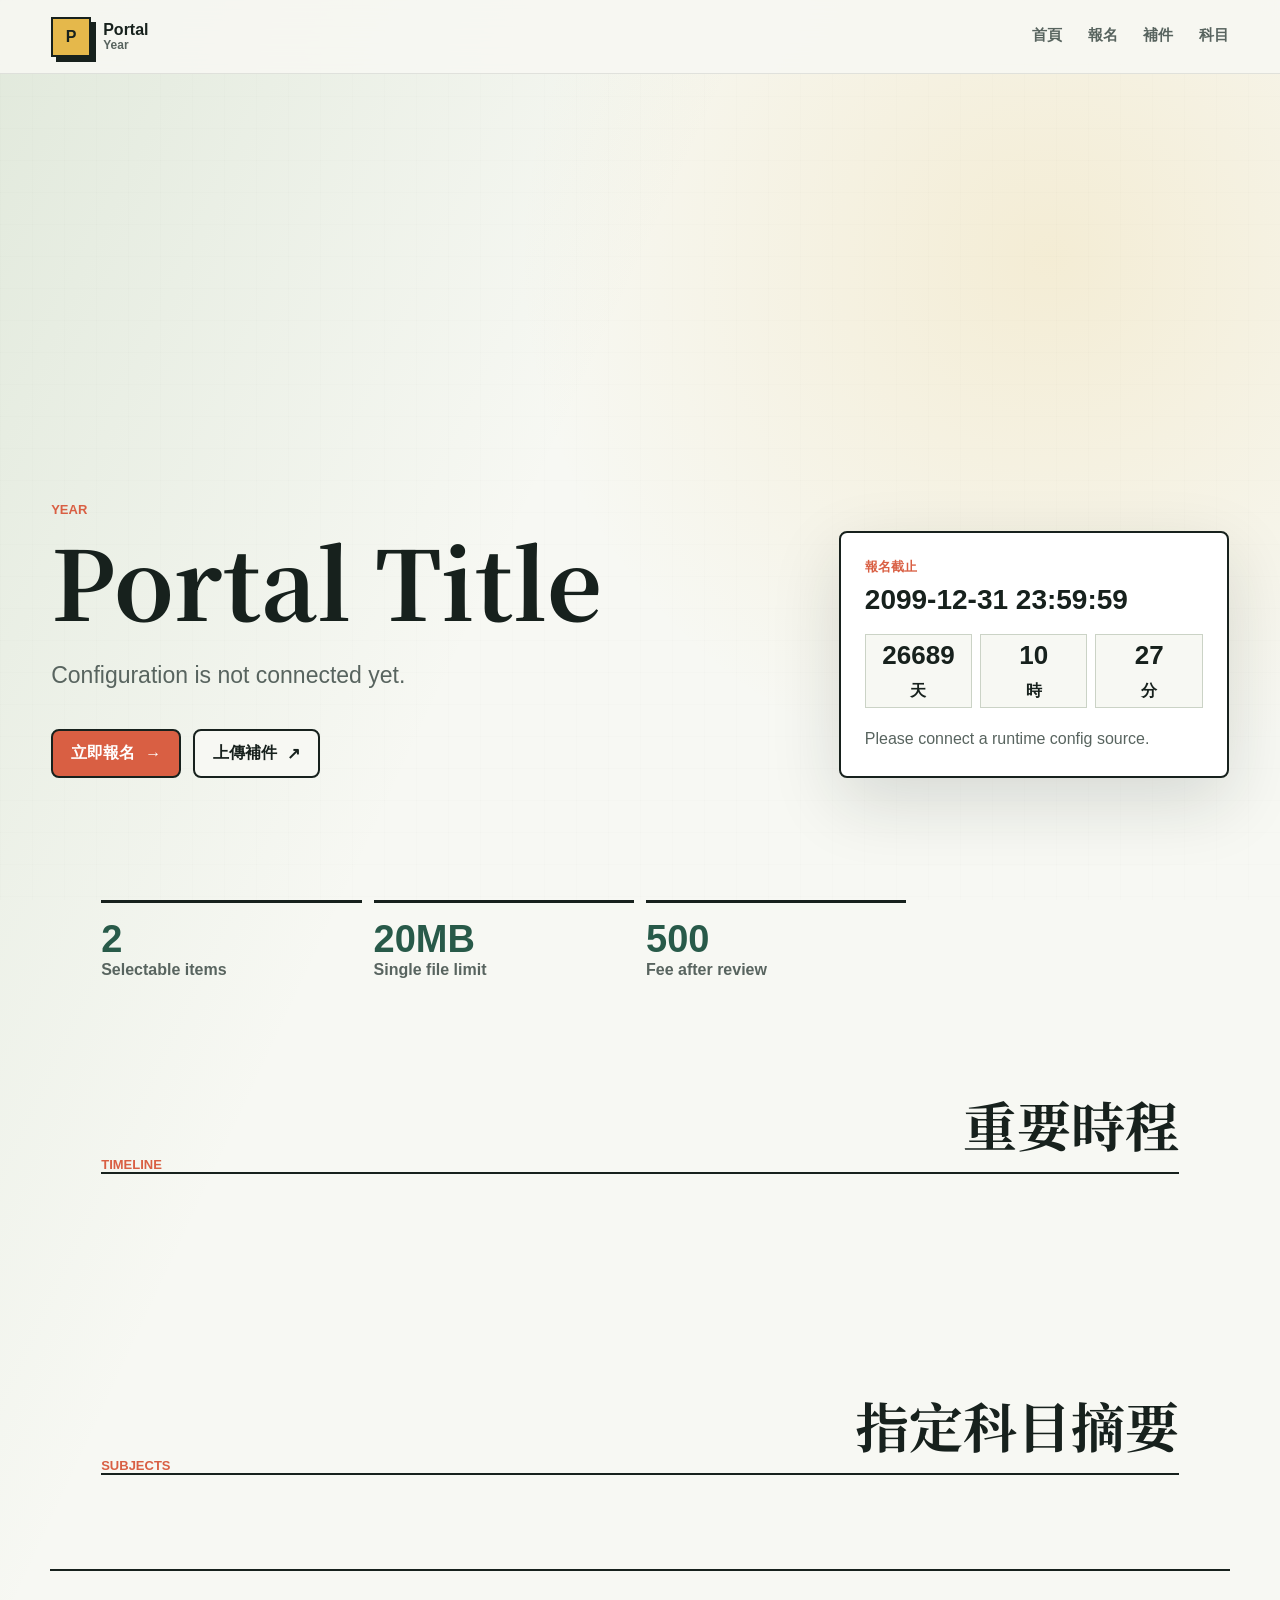
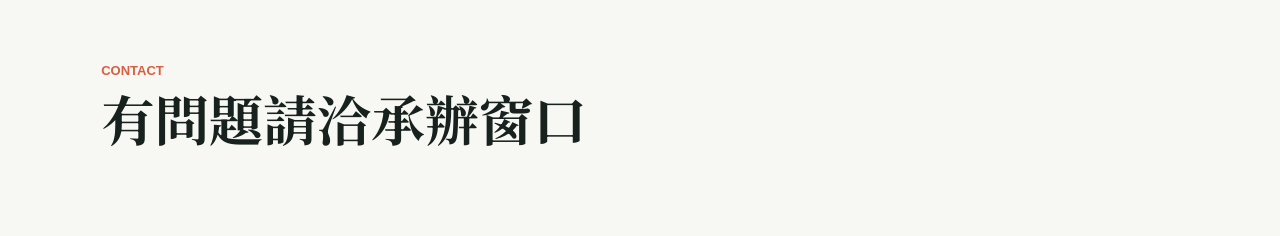
<file: index.html>
<!doctype html>
<html lang="zh-Hant">
  <head>
    <meta charset="utf-8" />
    <meta name="viewport" content="width=device-width, initial-scale=1" />
    <meta name="robots" content="noindex, nofollow" />
    <title>Portal Shell</title>
    <link rel="preconnect" href="https://fonts.googleapis.com" />
    <link rel="preconnect" href="https://fonts.gstatic.com" crossorigin />
    <link
      href="https://fonts.googleapis.com/css2?family=Noto+Serif+TC:wght@600;700;900&family=Source+Han+Sans+TC:wght@400;500;700;900&display=swap"
      rel="stylesheet"
    />
    <link rel="stylesheet" href="./styles.css" />
    <link rel="icon" href="data:," />
    <script src="./runtime-config.example.js" defer></script>
    <script src="./app.js" defer></script>
  </head>
  <body>
    <div class="page-shell">
      <header class="topbar">
        <a class="brand-mark" href="#home" aria-label="回首頁">
          <span class="brand-symbol">P</span>
          <span class="brand-copy">
            <span data-config="site.shortTitle">Portal</span>
            <small data-config="site.yearLabel">Year</small>
          </span>
        </a>

        <nav class="nav-links" aria-label="主要導覽">
          <a href="#home">首頁</a>
          <a href="#register">報名</a>
          <a href="#supplement">補件</a>
          <a href="#subjects">科目</a>
        </nav>
      </header>

      <main>
        <section class="view is-active" id="home-view" data-view="home">
          <div class="hero-band">
            <div class="hero-grid">
              <div class="hero-copy reveal">
                <p class="kicker" data-config="site.yearLabel">Year</p>
                <h1 data-config="site.title">Portal Title</h1>
                <p class="lede" data-config="site.summary">
                  Configuration is loading. Please refresh if this message remains.
                </p>
                <div class="action-row">
                  <a class="button primary" href="#register">
                    <span>立即報名</span>
                    <span aria-hidden="true">→</span>
                  </a>
                  <a class="button secondary" href="#supplement">
                    <span>上傳補件</span>
                    <span aria-hidden="true">↗</span>
                  </a>
                </div>
              </div>

              <aside class="deadline-panel reveal delay-1" aria-label="重要期限">
                <span class="panel-label">報名截止</span>
                <strong data-deadline-label>--</strong>
                <div class="countdown" aria-live="polite">
                  <span><b data-countdown-days>--</b>天</span>
                  <span><b data-countdown-hours>--</b>時</span>
                  <span><b data-countdown-minutes>--</b>分</span>
                </div>
                <p data-config="site.deadlineNote">Deadline note</p>
              </aside>
            </div>
          </div>

          <section class="notice-band reveal delay-2" aria-label="重點提醒">
            <div class="notice-track" data-highlights></div>
          </section>

          <section class="content-band timeline-section reveal" aria-labelledby="timeline-title">
            <div class="section-heading">
              <span>Timeline</span>
              <h2 id="timeline-title">重要時程</h2>
            </div>
            <ol class="timeline" data-timeline></ol>
          </section>

          <section class="content-band subject-section reveal" id="subjects" aria-labelledby="subjects-title">
            <div class="section-heading">
              <span>Subjects</span>
              <h2 id="subjects-title">指定科目摘要</h2>
            </div>
            <div class="subject-grid" data-subject-summary></div>
          </section>

          <section class="contact-band reveal" aria-label="聯絡資訊">
            <div>
              <span class="section-eyebrow">Contact</span>
              <h2>有問題請洽承辦窗口</h2>
            </div>
            <div class="contact-list" data-contact></div>
          </section>
        </section>

        <section class="view" id="register-view" data-view="register">
          <form class="form-layout" data-form="initial">
            <div class="form-intro">
              <span class="section-eyebrow">Registration</span>
              <h1>線上報名</h1>
              <p data-config="forms.initialIntro">請填寫基本資料、選擇科目並上傳審查資料。</p>
            </div>

            <div class="form-section">
              <h2>基本資料</h2>
              <div class="field-grid">
                <label>
                  姓名
                  <input name="name" autocomplete="name" required />
                </label>
                <label>
                  手機
                  <input name="mobile" inputmode="tel" autocomplete="tel" required />
                </label>
                <label>
                  電子郵件
                  <input name="email" type="email" autocomplete="email" required />
                </label>
                <label>
                  現職單位
                  <input name="organization" required />
                </label>
                <label>
                  現任職稱
                  <input name="role" required />
                </label>
                <label>
                  通訊地址
                  <input name="address" autocomplete="street-address" required />
                </label>
              </div>
            </div>

            <div class="form-section">
              <h2>專業資料</h2>
              <div class="field-grid">
                <label>
                  最高學歷
                  <input name="education" required />
                </label>
                <label>
                  授課經歷摘要
                  <input name="teachingExperience" required />
                </label>
                <label class="wide">
                  專長領域
                  <textarea name="expertise" rows="4" required></textarea>
                </label>
                <label>
                  科目 1
                  <select name="subjectOne" data-subject-select required></select>
                </label>
                <label>
                  科目 2
                  <select name="subjectTwo" data-subject-select></select>
                </label>
              </div>
            </div>

            <div class="form-section">
              <h2>檔案上傳</h2>
              <div class="upload-grid">
                <label class="upload-tile">
                  講師資格審查表
                  <input name="qualificationFile" type="file" data-file required />
                </label>
                <label class="upload-tile">
                  學經歷及佐證資料
                  <input name="evidenceFile" type="file" data-file required />
                </label>
                <label class="upload-tile">
                  其他補充資料
                  <input name="extraFile" type="file" data-file />
                </label>
              </div>
              <p class="form-note" data-config="forms.fileRule">File rule</p>
            </div>

            <div class="form-actions">
              <p data-status="initial"></p>
              <button class="button primary" type="submit">送出報名</button>
            </div>
          </form>
        </section>

        <section class="view" id="supplement-view" data-view="supplement">
          <form class="form-layout compact" data-form="supplement">
            <div class="form-intro">
              <span class="section-eyebrow">Materials</span>
              <h1>補件上傳</h1>
              <p data-config="forms.supplementIntro">請以報名編號識別並上傳指定資料。</p>
            </div>

            <div class="form-section">
              <h2>識別資料</h2>
              <div class="field-grid">
                <label>
                  報名編號
                  <input name="entryId" required />
                </label>
                <label>
                  姓名
                  <input name="name" required />
                </label>
                <label>
                  電子郵件
                  <input name="email" type="email" required />
                </label>
              </div>
            </div>

            <div class="form-section">
              <h2>補件檔案</h2>
              <div class="upload-grid">
                <label class="upload-tile">
                  教學大綱
                  <input name="outlineFile" type="file" data-file />
                </label>
                <label class="upload-tile">
                  教案簡報檔
                  <input name="slideFile" type="file" data-file />
                </label>
                <label class="upload-tile">
                  修正版教案
                  <input name="revisedFile" type="file" data-file />
                </label>
              </div>
              <p class="form-note" data-config="forms.fileRule">File rule</p>
            </div>

            <div class="form-actions">
              <p data-status="supplement"></p>
              <button class="button primary" type="submit">送出補件</button>
            </div>
          </form>
        </section>

        <section class="view" id="success-view" data-view="success">
          <div class="success-panel">
            <span class="section-eyebrow">Submitted</span>
            <h1>資料已送出</h1>
            <p data-success-message>系統已收到資料。</p>
            <a class="button secondary" href="#home">回首頁</a>
          </div>
        </section>
      </main>
    </div>
  </body>
</html>
</file>
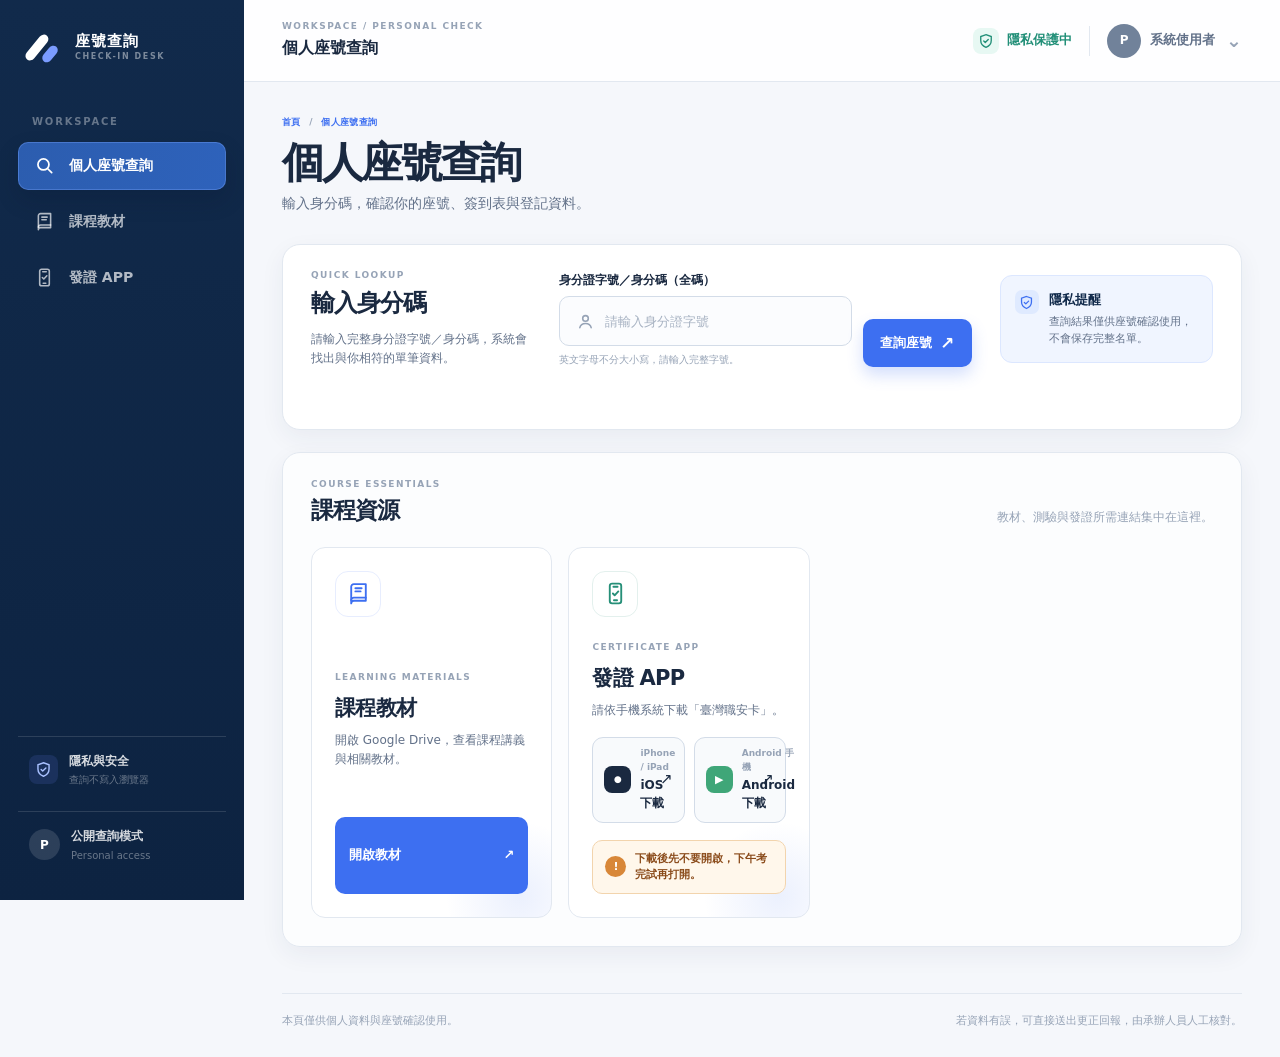
<file: seat-confirmation/index.html>
<!doctype html>
<html lang="zh-Hant">
  <head>
    <meta charset="utf-8" />
    <meta name="viewport" content="width=device-width, initial-scale=1" />
    <meta name="theme-color" content="#f5f7fb" />
    <meta name="robots" content="noindex, nofollow, noarchive" />
    <meta
      name="description"
      content="輸入身分碼，確認姓名、身分證字號、出生年月日、座號與簽到表。"
    />
    <title>個人座號查詢</title>
    <link rel="stylesheet" href="./styles.css?v=20260822-sheet-quiz" />
    <script src="./config.js?v=20260822-sheet-quiz" defer></script>
    <script src="./app.js?v=20260822-sheet-quiz" defer></script>
  </head>
  <body>
    <a class="skip-link" href="#main-content">跳到主要內容</a>

    <div class="app-shell">
      <aside class="sidebar" aria-label="服務導覽">
        <a class="sidebar-brand" href="#top" aria-label="回到個人座號查詢首頁">
          <span class="brand-logo" aria-hidden="true">
            <span></span><span></span>
          </span>
          <span class="brand-wordmark">
            <strong>座號查詢</strong>
            <small>CHECK-IN DESK</small>
          </span>
        </a>

        <div class="sidebar-section-label">WORKSPACE</div>
        <nav class="sidebar-nav">
          <a class="nav-item is-active" href="#lookup-panel" aria-current="page">
            <span class="nav-icon" aria-hidden="true">
              <svg viewBox="0 0 24 24" fill="none">
                <circle cx="10.8" cy="10.8" r="6.3" stroke="currentColor" stroke-width="2" />
                <path d="m16 16 4.2 4.2" stroke="currentColor" stroke-width="2" stroke-linecap="round" />
              </svg>
            </span>
            <span>個人座號查詢</span>
          </a>
          <a class="nav-item" href="#course-materials">
            <span class="nav-icon" aria-hidden="true">
              <svg viewBox="0 0 24 24" fill="none">
                <path d="M5 5.5A2.5 2.5 0 0 1 7.5 3H19v16H7.5A2.5 2.5 0 0 0 5 21.5v-16Z" stroke="currentColor" stroke-width="1.8" stroke-linejoin="round" />
                <path d="M5 18.5A2.5 2.5 0 0 1 7.5 16H19M9 7h6M9 10h5" stroke="currentColor" stroke-width="1.8" stroke-linecap="round" />
              </svg>
            </span>
            <span>課程教材</span>
          </a>
          <a class="nav-item" href="#online-quiz" data-quiz-nav hidden>
            <span class="nav-icon" aria-hidden="true">
              <svg viewBox="0 0 24 24" fill="none">
                <path d="M7 3.5h10A2.5 2.5 0 0 1 19.5 6v12A2.5 2.5 0 0 1 17 20.5H7A2.5 2.5 0 0 1 4.5 18V6A2.5 2.5 0 0 1 7 3.5Z" stroke="currentColor" stroke-width="1.8" />
                <path d="M8.5 8h7M8.5 12h3M8.5 16h5" stroke="currentColor" stroke-width="1.8" stroke-linecap="round" />
                <path d="m14 12.2 1.2 1.2 2.2-2.4" stroke="currentColor" stroke-width="1.8" stroke-linecap="round" stroke-linejoin="round" />
              </svg>
            </span>
            <span>線上測驗</span>
          </a>
          <a class="nav-item" href="#certificate-app">
            <span class="nav-icon" aria-hidden="true">
              <svg viewBox="0 0 24 24" fill="none">
                <rect x="6.5" y="2.5" width="11" height="19" rx="2.2" stroke="currentColor" stroke-width="1.8" />
                <path d="M10 5.5h4M10.5 18.5h3" stroke="currentColor" stroke-width="1.8" stroke-linecap="round" />
                <path d="m9.5 12 1.7 1.7 3.5-3.7" stroke="currentColor" stroke-width="1.8" stroke-linecap="round" stroke-linejoin="round" />
              </svg>
            </span>
            <span>發證 APP</span>
          </a>
        </nav>

        <div class="sidebar-spacer"></div>

        <div class="sidebar-security">
          <span class="security-icon" aria-hidden="true">
            <svg viewBox="0 0 24 24" fill="none">
              <path d="M12 3.5 19 6v5.4c0 4.4-2.8 7.5-7 9.1-4.2-1.6-7-4.7-7-9.1V6l7-2.5Z" stroke="currentColor" stroke-width="1.8" />
              <path d="m9 12 2 2 4-4" stroke="currentColor" stroke-width="1.8" stroke-linecap="round" stroke-linejoin="round" />
            </svg>
          </span>
          <span>
            <strong>隱私與安全</strong>
            <small>查詢不寫入瀏覽器</small>
          </span>
        </div>

        <div class="sidebar-mode">
          <span class="mode-avatar" aria-hidden="true">P</span>
          <span>
            <strong>公開查詢模式</strong>
            <small>Personal access</small>
          </span>
        </div>
      </aside>

      <div class="dashboard">
        <header class="topbar">
          <div class="topbar-title">
            <button class="mobile-menu" type="button" aria-label="開啟導覽" aria-expanded="false">
              <span></span><span></span><span></span>
            </button>
            <div>
              <p class="topbar-kicker">WORKSPACE / PERSONAL CHECK</p>
              <span>個人座號查詢</span>
            </div>
          </div>

          <div class="topbar-actions">
            <div class="privacy-status">
              <span class="privacy-status-icon" aria-hidden="true">
                <svg viewBox="0 0 24 24" fill="none">
                  <path d="M12 3.5 19 6v5.4c0 4.4-2.8 7.5-7 9.1-4.2-1.6-7-4.7-7-9.1V6l7-2.5Z" stroke="currentColor" stroke-width="1.8" />
                  <path d="m9 12 2 2 4-4" stroke="currentColor" stroke-width="1.8" stroke-linecap="round" stroke-linejoin="round" />
                </svg>
              </span>
              <span>隱私保護中</span>
            </div>
            <div class="topbar-divider" aria-hidden="true"></div>
            <div class="topbar-profile">
              <span class="profile-avatar" aria-hidden="true">P</span>
              <span>系統使用者</span>
              <span class="profile-chevron" aria-hidden="true">⌄</span>
            </div>
          </div>
        </header>

        <main id="main-content" class="dashboard-main" tabindex="-1">
          <div id="top" class="dashboard-heading">
            <div>
              <p class="breadcrumb">首頁 <span>/</span> 個人座號查詢</p>
              <h1>個人座號查詢</h1>
              <p>輸入身分碼，確認你的座號、簽到表與登記資料。</p>
            </div>
          </div>

          <section id="lookup-panel" class="search-panel" aria-labelledby="lookup-title">
            <div class="search-panel-copy">
              <p class="panel-kicker">QUICK LOOKUP</p>
              <h2 id="lookup-title">輸入身分碼</h2>
              <p>請輸入完整身分證字號／身分碼，系統會找出與你相符的單筆資料。</p>
            </div>

            <form id="lookup-form" class="lookup-form" novalidate>
              <div class="field-group">
                <label for="identity-code">身分證字號／身分碼（全碼）</label>
                <div class="input-shell">
                  <span class="input-prefix" aria-hidden="true">
                    <svg viewBox="0 0 24 24" fill="none">
                      <circle cx="12" cy="8.5" r="3.2" stroke="currentColor" stroke-width="1.8" />
                      <path d="M5.5 19c.7-3 2.9-4.7 6.5-4.7s5.8 1.7 6.5 4.7" stroke="currentColor" stroke-width="1.8" stroke-linecap="round" />
                    </svg>
                  </span>
                  <input
                    id="identity-code"
                    name="identity-code"
                    type="text"
                    inputmode="text"
                    autocomplete="off"
                    autocapitalize="characters"
                    spellcheck="false"
                    maxlength="20"
                    placeholder="請輸入身分證字號"
                    aria-describedby="identity-help"
                    required
                  />
                </div>
                <p id="identity-help" class="field-help">英文字母不分大小寫，請輸入完整字號。</p>
              </div>
              <button id="lookup-button" class="button button-primary" type="submit">
                <span class="button-label">查詢座號</span>
                <span class="button-spinner" aria-hidden="true"></span>
                <span class="button-arrow" aria-hidden="true">↗</span>
              </button>
            </form>

            <aside class="privacy-callout" aria-label="隱私提醒">
              <span class="callout-icon" aria-hidden="true">
                <svg viewBox="0 0 24 24" fill="none">
                  <path d="M12 3.5 19 6v5.4c0 4.4-2.8 7.5-7 9.1-4.2-1.6-7-4.7-7-9.1V6l7-2.5Z" stroke="currentColor" stroke-width="1.8" />
                  <path d="m9 12 2 2 4-4" stroke="currentColor" stroke-width="1.8" stroke-linecap="round" stroke-linejoin="round" />
                </svg>
              </span>
              <div>
                <strong>隱私提醒</strong>
                <p>查詢結果僅供座號確認使用，不會保存完整名單。</p>
              </div>
            </aside>

            <div id="lookup-status" class="status-message" role="status" aria-live="polite"></div>
          </section>

          <section class="resource-hub" aria-labelledby="resource-hub-title">
            <div class="resource-hub-heading">
              <div>
                <p class="panel-kicker">COURSE ESSENTIALS</p>
                <h2 id="resource-hub-title">課程資源</h2>
              </div>
              <p>教材、測驗與發證所需連結集中在這裡。</p>
            </div>

            <div class="resource-grid">
              <article id="course-materials" class="resource-card material-card">
                <div class="resource-card-icon" aria-hidden="true">
                  <svg viewBox="0 0 24 24" fill="none">
                    <path d="M5 5.5A2.5 2.5 0 0 1 7.5 3H19v16H7.5A2.5 2.5 0 0 0 5 21.5v-16Z" stroke="currentColor" stroke-width="1.8" stroke-linejoin="round" />
                    <path d="M5 18.5A2.5 2.5 0 0 1 7.5 16H19M9 7h6M9 10h5" stroke="currentColor" stroke-width="1.8" stroke-linecap="round" />
                  </svg>
                </div>
                <div class="resource-card-copy">
                  <span class="resource-eyebrow">LEARNING MATERIALS</span>
                  <h3>課程教材</h3>
                  <p>開啟 Google Drive，查看課程講義與相關教材。</p>
                </div>
                <a
                  class="resource-link"
                  href="https://drive.google.com/drive/folders/1NTwQEM-AOyzwCKb4gegZNuNHk2LkWjBI"
                  target="_blank"
                  rel="noopener noreferrer"
                >
                  開啟教材
                  <span aria-hidden="true">↗</span>
                </a>
              </article>

              <article id="online-quiz" class="resource-card quiz-card" hidden>
                <div class="resource-card-icon" aria-hidden="true">
                  <svg viewBox="0 0 24 24" fill="none">
                    <path d="M7 3.5h10A2.5 2.5 0 0 1 19.5 6v12A2.5 2.5 0 0 1 17 20.5H7A2.5 2.5 0 0 1 4.5 18V6A2.5 2.5 0 0 1 7 3.5Z" stroke="currentColor" stroke-width="1.8" />
                    <path d="M8.5 8h7M8.5 12h3M8.5 16h5" stroke="currentColor" stroke-width="1.8" stroke-linecap="round" />
                    <path d="m14 12.2 1.2 1.2 2.2-2.4" stroke="currentColor" stroke-width="1.8" stroke-linecap="round" stroke-linejoin="round" />
                  </svg>
                </div>
                <div class="resource-card-copy">
                  <span class="resource-eyebrow">ONLINE QUIZ</span>
                  <h3>線上測驗</h3>
                  <p>進入職安卡線上測驗系統，依現場指示登入作答。</p>
                </div>
                <a
                  id="quiz-link"
                  class="resource-link quiz-link"
                  target="_blank"
                  rel="noopener noreferrer"
                >
                  進入測驗
                  <span aria-hidden="true">↗</span>
                </a>
              </article>

              <article id="certificate-app" class="resource-card app-card">
                <div class="resource-card-icon" aria-hidden="true">
                  <svg viewBox="0 0 24 24" fill="none">
                    <rect x="6.5" y="2.5" width="11" height="19" rx="2.2" stroke="currentColor" stroke-width="1.8" />
                    <path d="M10 5.5h4M10.5 18.5h3" stroke="currentColor" stroke-width="1.8" stroke-linecap="round" />
                    <path d="m9.5 12 1.7 1.7 3.5-3.7" stroke="currentColor" stroke-width="1.8" stroke-linecap="round" stroke-linejoin="round" />
                  </svg>
                </div>
                <div class="resource-card-copy">
                  <span class="resource-eyebrow">CERTIFICATE APP</span>
                  <h3>發證 APP</h3>
                  <p>請依手機系統下載「臺灣職安卡」。</p>
                </div>
                <div class="app-downloads" aria-label="發證 APP 下載">
                  <a
                    class="app-download-link"
                    href="https://apps.apple.com/tw/app/%E8%87%BA%E7%81%A3%E8%81%B7%E5%AE%89%E5%8D%A1/id1473217137"
                    target="_blank"
                    rel="noopener noreferrer"
                  >
                    <span class="platform-mark" aria-hidden="true">●</span>
                    <span><small>iPhone / iPad</small><strong>iOS 下載</strong></span>
                    <span aria-hidden="true">↗</span>
                  </a>
                  <a
                    class="app-download-link"
                    href="https://play.google.com/store/apps/details?id=com.hyweb.m00.oscard&amp;hl=zh_TW"
                    target="_blank"
                    rel="noopener noreferrer"
                  >
                    <span class="platform-mark is-android" aria-hidden="true">▶</span>
                    <span><small>Android 手機</small><strong>Android 下載</strong></span>
                    <span aria-hidden="true">↗</span>
                  </a>
                </div>
                <div class="app-open-notice" role="note">
                  <span aria-hidden="true">!</span>
                  <strong>下載後先不要開啟，下午考完試再打開。</strong>
                </div>
              </article>
            </div>
          </section>

          <section id="result-section" class="result-section" aria-labelledby="result-title" hidden>
            <div class="section-toolbar">
              <div>
                <p class="panel-kicker">VERIFICATION RESULT</p>
                <h2 id="result-title">驗證結果</h2>
              </div>
              <span class="result-pill"><span aria-hidden="true">✓</span> 驗證成功</span>
            </div>

            <div class="result-grid">
              <article class="seat-card" aria-labelledby="seat-label">
                <div class="seat-card-heading">
                  <span id="seat-label">座號</span>
                  <span class="seat-card-status"><span aria-hidden="true">●</span> 已找到</span>
                </div>
                <output id="seat-number" class="seat-number" aria-live="polite">—</output>
                <div class="seat-sheet-badge">
                  <span>簽到表</span>
                  <strong id="checkin-sheet-number">尚未設定</strong>
                </div>
                <div class="seat-card-footer">
                  <span class="seat-footer-icon" aria-hidden="true">▣</span>
                  <span>請依座號就座，謝謝！</span>
                </div>
              </article>

              <article class="identity-card" aria-labelledby="identity-title">
                <div class="identity-card-heading">
                  <div>
                    <p class="panel-kicker">CHECK DETAILS</p>
                    <h3 id="identity-title">個人資料</h3>
                  </div>
                  <span class="result-pill is-light"><span aria-hidden="true">✓</span> 待確認</span>
                </div>

                <dl class="detail-list">
                  <div class="detail-row">
                    <dt>姓名</dt>
                    <dd id="person-name">—</dd>
                  </div>
                  <div class="detail-row">
                    <dt>身分證字號</dt>
                    <dd class="identity-value">
                      <span id="identity-masked">—</span>
                      <span id="identity-full" hidden>—</span>
                      <button id="reveal-identity" class="text-button" type="button" aria-pressed="false">顯示完整字號</button>
                    </dd>
                  </div>
                  <div class="detail-row">
                    <dt>出生年月日</dt>
                    <dd id="birth-date">—</dd>
                  </div>
                </dl>
                <p class="identity-note">請確認以上三項資料與本人資料相符。</p>
              </article>
            </div>

            <form id="confirmation-form" class="confirmation-card">
              <div class="confirmation-copy">
                <span class="confirmation-icon" aria-hidden="true">✓</span>
                <div>
                  <strong>確認資料正確</strong>
                  <p>勾選後完成本次資料確認。</p>
                </div>
              </div>
              <label class="check-control" for="confirm-details">
                <input id="confirm-details" type="checkbox" />
                <span class="custom-check" aria-hidden="true"></span>
                <span>我已確認姓名、身分證字號及出生年月日皆正確。</span>
              </label>
              <div class="confirmation-actions">
                <button id="confirm-button" class="button button-confirm" type="submit" disabled>確認資料</button>
                <button id="report-button" class="button button-quiet" type="button">資料有誤</button>
              </div>
              <p id="confirmation-status" class="report-help" role="status" aria-live="polite"></p>

              <section id="report-panel" class="report-panel" aria-labelledby="report-title" hidden>
                <div class="report-heading">
                  <span class="report-heading-icon" aria-hidden="true">!</span>
                  <div>
                    <p class="panel-kicker">CORRECTION REQUEST</p>
                    <h3 id="report-title">回報資料有誤</h3>
                    <p>請勾選有誤的欄位，並填入正確資料。原資料不會立即被修改。</p>
                  </div>
                </div>

                <fieldset class="report-fieldset">
                  <legend>哪一項資料有誤？</legend>

                  <div class="report-item">
                    <label class="report-option" for="report-name">
                      <input id="report-name" name="report-field" type="checkbox" value="name" />
                      <span class="report-option-check" aria-hidden="true"></span>
                      <span>姓名</span>
                    </label>
                    <div id="correct-name-field" class="correction-field" hidden>
                      <label for="correct-name">正確姓名</label>
                      <input id="correct-name" type="text" maxlength="40" autocomplete="name" />
                    </div>
                  </div>

                  <div class="report-item">
                    <label class="report-option" for="report-identity">
                      <input id="report-identity" name="report-field" type="checkbox" value="identity" />
                      <span class="report-option-check" aria-hidden="true"></span>
                      <span>身分證字號</span>
                    </label>
                    <div id="correct-identity-field" class="correction-field" hidden>
                      <label for="correct-identity">正確身分證字號／身分碼</label>
                      <input
                        id="correct-identity"
                        type="text"
                        maxlength="20"
                        autocomplete="off"
                        autocapitalize="characters"
                        spellcheck="false"
                      />
                    </div>
                  </div>

                  <div class="report-item">
                    <label class="report-option" for="report-birth">
                      <input id="report-birth" name="report-field" type="checkbox" value="birth" />
                      <span class="report-option-check" aria-hidden="true"></span>
                      <span>出生年月日</span>
                    </label>
                    <div id="correct-birth-field" class="correction-field" hidden>
                      <label for="correct-birth">
                        正確出生年月日（民國年）
                        <input
                          id="correct-birth"
                          type="text"
                          maxlength="12"
                          inputmode="numeric"
                          autocomplete="off"
                          placeholder="例如 810112"
                        />
                      </label>
                      <p class="correction-hint">可連續輸入數字，也可輸入 81/01/12。</p>
                    </div>
                  </div>
                </fieldset>

                <p class="report-privacy-note">送出後將列為「待人工核對」，不會直接覆蓋原始名單。</p>
                <div class="report-actions">
                  <button id="report-submit-button" class="button button-danger" type="button">送出更正回報</button>
                  <button id="report-cancel-button" class="button button-quiet" type="button">取消</button>
                </div>
                <p id="report-status" class="report-help" role="status" aria-live="polite"></p>
              </section>
            </form>
          </section>

          <section id="report-success-section" class="success-section" aria-labelledby="report-success-title" hidden>
            <div class="success-card is-report-success">
              <div class="success-icon is-report" aria-hidden="true">✓</div>
              <p class="panel-kicker">REPORT RECEIVED</p>
              <h2 id="report-success-title">已收到資料更正回報</h2>
              <p>承辦人員將依您提供的內容進行人工核對；送出回報不代表資料已立即修改。</p>
              <div class="report-success-status">
                <span aria-hidden="true">●</span>
                處理狀態：待人工核對
              </div>
              <button id="report-new-query-button" class="button button-secondary" type="button">查詢另一筆資料</button>
            </div>
          </section>

          <section id="success-section" class="success-section" aria-labelledby="success-title" hidden>
            <div class="success-card">
              <div class="success-icon" aria-hidden="true">✓</div>
              <p class="panel-kicker">CONFIRMED</p>
              <h2 id="success-title">資料確認完成</h2>
              <p>請記住你的座號，報到或進場時依主辦單位指示使用。</p>
              <div class="success-result">
                <div class="success-seat">
                  <span>你的座號</span>
                  <strong id="success-seat-number">—</strong>
                </div>
                <div class="success-sheet">
                  <span>簽到表</span>
                  <strong id="success-sheet-number">尚未設定</strong>
                </div>
              </div>
              <button id="new-query-button" class="button button-secondary" type="button">查詢另一筆資料</button>
            </div>
          </section>

        </main>

        <footer class="dashboard-footer">
          <span>本頁僅供個人資料與座號確認使用。</span>
          <span>若資料有誤，可直接送出更正回報，由承辦人員人工核對。</span>
        </footer>
      </div>
    </div>
  </body>
</html>
</file>
<file: styles.css>
:root {
  --ink: #17211d;
  --muted: #58645f;
  --paper: #f7f8f3;
  --paper-deep: #ecefe4;
  --line: #cbd3c6;
  --cypress: #285a49;
  --leaf: #6f9b62;
  --coral: #d95f43;
  --amber: #e5b84b;
  --white: #ffffff;
  --shadow: 0 24px 70px rgba(23, 33, 29, 0.14);
  --radius: 8px;
}

* {
  box-sizing: border-box;
}

html {
  scroll-behavior: smooth;
}

body {
  margin: 0;
  background:
    linear-gradient(115deg, rgba(111, 155, 98, 0.16), transparent 36%),
    radial-gradient(circle at 82% 14%, rgba(229, 184, 75, 0.18), transparent 28%),
    var(--paper);
  color: var(--ink);
  font-family: 'Source Han Sans TC', 'Noto Sans TC', sans-serif;
  letter-spacing: 0;
}

body::before {
  position: fixed;
  inset: 0;
  z-index: -1;
  pointer-events: none;
  content: '';
  opacity: 0.22;
  background-image:
    linear-gradient(rgba(23, 33, 29, 0.05) 1px, transparent 1px),
    linear-gradient(90deg, rgba(23, 33, 29, 0.05) 1px, transparent 1px);
  background-size: 32px 32px;
}

a {
  color: inherit;
  text-decoration: none;
}

button,
input,
select,
textarea {
  font: inherit;
}

.page-shell {
  min-height: 100vh;
}

.topbar {
  position: sticky;
  top: 0;
  z-index: 20;
  display: flex;
  align-items: center;
  justify-content: space-between;
  min-height: 74px;
  padding: 14px clamp(18px, 4vw, 56px);
  border-bottom: 1px solid rgba(23, 33, 29, 0.1);
  background: rgba(247, 248, 243, 0.88);
  backdrop-filter: blur(18px);
}

.brand-mark {
  display: inline-flex;
  align-items: center;
  gap: 12px;
  min-width: 0;
  font-weight: 900;
}

.brand-symbol {
  display: grid;
  width: 40px;
  height: 40px;
  place-items: center;
  border: 2px solid var(--ink);
  background: var(--amber);
  box-shadow: 5px 5px 0 var(--ink);
}

.brand-copy {
  display: grid;
  line-height: 1.1;
}

.brand-copy small {
  color: var(--muted);
  font-size: 12px;
  font-weight: 700;
}

.nav-links {
  display: flex;
  align-items: center;
  gap: clamp(12px, 2vw, 28px);
  color: var(--muted);
  font-size: 15px;
  font-weight: 700;
}

.nav-links a {
  border-bottom: 2px solid transparent;
  padding-block: 8px;
}

.nav-links a:hover {
  border-color: var(--coral);
  color: var(--ink);
}

.view {
  display: none;
}

.view.is-active {
  display: block;
}

.hero-band {
  min-height: calc(100vh - 74px);
  padding: clamp(36px, 8vw, 92px) clamp(18px, 4vw, 56px) 42px;
}

.hero-grid {
  display: grid;
  grid-template-columns: minmax(0, 1fr) minmax(280px, 390px);
  gap: clamp(26px, 5vw, 72px);
  align-items: end;
  max-width: 1180px;
  min-height: 68vh;
  margin: 0 auto;
}

.hero-copy {
  max-width: 780px;
}

.kicker,
.section-eyebrow,
.section-heading span,
.panel-label {
  color: var(--coral);
  font-size: 13px;
  font-weight: 900;
  text-transform: uppercase;
}

h1,
h2,
h3,
p {
  margin-top: 0;
}

h1,
h2 {
  font-family: 'Noto Serif TC', serif;
}

.hero-copy h1 {
  max-width: 860px;
  margin-bottom: 24px;
  font-size: clamp(42px, 9vw, 96px);
  line-height: 1.05;
}

.lede {
  max-width: 660px;
  color: var(--muted);
  font-size: clamp(18px, 2vw, 23px);
  line-height: 1.75;
}

.action-row {
  display: flex;
  flex-wrap: wrap;
  gap: 12px;
  margin-top: 34px;
}

.button {
  display: inline-flex;
  align-items: center;
  justify-content: center;
  min-height: 48px;
  gap: 10px;
  border: 2px solid var(--ink);
  border-radius: var(--radius);
  padding: 12px 18px;
  cursor: pointer;
  font-weight: 900;
  transition:
    transform 160ms ease,
    box-shadow 160ms ease,
    background 160ms ease;
}

.button:hover {
  transform: translate(-2px, -2px);
  box-shadow: 6px 6px 0 var(--ink);
}

.button.primary {
  background: var(--coral);
  color: var(--white);
}

.button.secondary {
  background: var(--paper);
}

.deadline-panel {
  border: 2px solid var(--ink);
  border-radius: var(--radius);
  padding: 24px;
  background: var(--white);
  box-shadow: var(--shadow);
}

.deadline-panel strong {
  display: block;
  margin: 8px 0 18px;
  font-size: 28px;
}

.countdown {
  display: grid;
  grid-template-columns: repeat(3, 1fr);
  gap: 8px;
  margin-bottom: 18px;
}

.countdown span {
  display: grid;
  min-height: 74px;
  place-items: center;
  border: 1px solid var(--line);
  background: var(--paper);
  font-weight: 900;
}

.countdown b {
  font-size: 26px;
}

.deadline-panel p {
  margin: 0;
  color: var(--muted);
  line-height: 1.65;
}

.notice-band,
.content-band,
.contact-band,
.form-layout,
.success-panel {
  max-width: 1180px;
  margin: 0 auto;
  padding-inline: clamp(18px, 4vw, 56px);
}

.notice-track {
  display: grid;
  grid-template-columns: repeat(4, minmax(0, 1fr));
  gap: 12px;
}

.metric {
  border-top: 3px solid var(--ink);
  padding: 16px 0;
}

.metric strong {
  display: block;
  color: var(--cypress);
  font-size: clamp(25px, 4vw, 38px);
  line-height: 1.1;
}

.metric span {
  color: var(--muted);
  font-weight: 700;
}

.timeline-section,
.subject-section,
.contact-band {
  padding-top: clamp(52px, 8vw, 90px);
  padding-bottom: clamp(36px, 6vw, 70px);
}

.section-heading {
  display: flex;
  align-items: end;
  justify-content: space-between;
  gap: 24px;
  margin-bottom: 24px;
  border-bottom: 2px solid var(--ink);
}

.section-heading h2,
.contact-band h2 {
  margin-bottom: 10px;
  font-size: clamp(31px, 5vw, 54px);
}

.timeline {
  display: grid;
  grid-template-columns: repeat(7, minmax(150px, 1fr));
  gap: 1px;
  overflow-x: auto;
  padding: 0 0 12px;
  list-style: none;
}

.timeline li {
  min-height: 210px;
  padding: 18px;
  border: 1px solid var(--line);
  background: rgba(255, 255, 255, 0.62);
}

.timeline time {
  color: var(--coral);
  font-weight: 900;
}

.timeline h3 {
  margin: 18px 0 8px;
  font-size: 21px;
}

.timeline p {
  color: var(--muted);
  line-height: 1.6;
}

.subject-grid {
  display: grid;
  grid-template-columns: repeat(3, minmax(0, 1fr));
  gap: 14px;
}

.subject-card {
  border: 1px solid var(--line);
  border-radius: var(--radius);
  padding: 18px;
  background: rgba(255, 255, 255, 0.7);
}

.subject-card h3 {
  margin-bottom: 12px;
  font-size: 22px;
}

.subject-card ul {
  display: grid;
  gap: 8px;
  margin: 0;
  padding-left: 20px;
  color: var(--muted);
  line-height: 1.5;
}

.contact-band {
  display: grid;
  grid-template-columns: minmax(0, 1fr) minmax(280px, 420px);
  gap: 28px;
  align-items: center;
  border-top: 2px solid var(--ink);
}

.contact-list {
  display: grid;
  gap: 8px;
}

.contact-item {
  display: flex;
  justify-content: space-between;
  gap: 18px;
  border-bottom: 1px solid var(--line);
  padding: 12px 0;
  font-weight: 900;
}

.contact-item span {
  color: var(--muted);
  font-weight: 700;
}

.form-layout {
  padding-top: clamp(42px, 7vw, 76px);
  padding-bottom: 70px;
}

.form-layout.compact {
  max-width: 960px;
}

.form-intro {
  max-width: 760px;
  margin-bottom: 34px;
}

.form-intro h1 {
  margin-bottom: 10px;
  font-size: clamp(38px, 7vw, 70px);
}

.form-intro p {
  color: var(--muted);
  font-size: 19px;
  line-height: 1.7;
}

.form-section {
  margin-top: 18px;
  border-top: 2px solid var(--ink);
  padding: 24px 0;
}

.form-section h2 {
  margin-bottom: 18px;
  font-size: 30px;
}

.field-grid,
.upload-grid {
  display: grid;
  grid-template-columns: repeat(2, minmax(0, 1fr));
  gap: 14px;
}

.field-grid .wide {
  grid-column: 1 / -1;
}

label {
  display: grid;
  gap: 8px;
  color: var(--muted);
  font-weight: 900;
}

input,
select,
textarea {
  width: 100%;
  border: 1px solid var(--line);
  border-radius: var(--radius);
  padding: 13px 14px;
  background: rgba(255, 255, 255, 0.82);
  color: var(--ink);
}

input:focus,
select:focus,
textarea:focus {
  border-color: var(--cypress);
  outline: 3px solid rgba(111, 155, 98, 0.25);
}

.upload-tile {
  min-height: 126px;
  justify-content: center;
  border: 1px dashed var(--cypress);
  border-radius: var(--radius);
  padding: 18px;
  background: rgba(255, 255, 255, 0.64);
}

.form-note,
[data-status] {
  margin: 14px 0 0;
  color: var(--muted);
  line-height: 1.6;
}

.form-actions {
  display: flex;
  align-items: center;
  justify-content: space-between;
  gap: 18px;
  border-top: 2px solid var(--ink);
  padding-top: 24px;
}

.success-panel {
  display: grid;
  min-height: calc(100vh - 74px);
  align-content: center;
}

.success-panel h1 {
  margin-bottom: 14px;
  font-size: clamp(42px, 8vw, 88px);
}

.success-panel p {
  max-width: 640px;
  color: var(--muted);
  font-size: 20px;
  line-height: 1.7;
}

.reveal {
  animation: rise 700ms ease both;
}

.delay-1 {
  animation-delay: 120ms;
}

.delay-2 {
  animation-delay: 220ms;
}

@keyframes rise {
  from {
    opacity: 0;
    transform: translateY(18px);
  }

  to {
    opacity: 1;
    transform: translateY(0);
  }
}

@media (max-width: 920px) {
  .hero-grid,
  .contact-band,
  .subject-grid,
  .notice-track {
    grid-template-columns: 1fr;
  }

  .hero-band {
    min-height: auto;
  }

  .hero-grid {
    min-height: auto;
  }
}

@media (max-width: 680px) {
  .topbar {
    align-items: flex-start;
    gap: 12px;
    flex-direction: column;
  }

  .nav-links {
    width: 100%;
    justify-content: space-between;
    overflow-x: auto;
  }

  .hero-copy h1 {
    font-size: 40px;
  }

  .countdown {
    grid-template-columns: repeat(3, minmax(0, 1fr));
  }

  .field-grid,
  .upload-grid {
    grid-template-columns: 1fr;
  }

  .form-actions {
    align-items: stretch;
    flex-direction: column;
  }

  .form-actions .button {
    width: 100%;
  }
}
</file>
<file: seat-confirmation/styles.css>
:root {
  color-scheme: light;
  --navy: #112a4b;
  --navy-deep: #0d2341;
  --navy-soft: #24476f;
  --ink: #1a2940;
  --ink-soft: #627189;
  --ink-faint: #96a3b6;
  --canvas: #f5f7fb;
  --white: #ffffff;
  --line: #e2e8f0;
  --line-strong: #d3dce8;
  --blue: #3d6ff1;
  --blue-deep: #2c5cdc;
  --blue-pale: #edf3ff;
  --mint: #45c4a6;
  --mint-deep: #228f78;
  --mint-pale: #e7f8f3;
  --orange: #f16e52;
  --orange-deep: #d8533a;
  --orange-pale: #fff0e9;
  --purple: #8e7cf2;
  --purple-pale: #f0eeff;
  --danger: #bf554b;
  --shadow: 0 18px 45px rgba(29, 50, 84, 0.08);
  --shadow-soft: 0 8px 24px rgba(29, 50, 84, 0.06);
  --radius-xl: 18px;
  --radius-lg: 14px;
  --radius-md: 10px;
  --dashboard-max: 1240px;
}

* {
  box-sizing: border-box;
}

html {
  scroll-behavior: smooth;
}

body {
  min-width: 320px;
  margin: 0;
  color: var(--ink);
  background: var(--canvas);
  font-family: Inter, "Noto Sans TC", "PingFang TC", "Microsoft JhengHei", ui-sans-serif, system-ui, sans-serif;
  font-size: 15px;
  line-height: 1.55;
  -webkit-font-smoothing: antialiased;
}

button,
input {
  font: inherit;
}

button,
a {
  -webkit-tap-highlight-color: transparent;
}

button {
  cursor: pointer;
}

button:disabled {
  cursor: not-allowed;
}

[hidden] {
  display: none !important;
}

.skip-link {
  position: fixed;
  z-index: 100;
  top: 12px;
  left: 12px;
  padding: 9px 13px;
  color: #fff;
  background: var(--navy);
  border-radius: 8px;
  transform: translateY(-180%);
  transition: transform 160ms ease;
}

.skip-link:focus {
  transform: translateY(0);
}

.app-shell {
  display: grid;
  grid-template-columns: 244px minmax(0, 1fr);
  min-height: 100vh;
}

.sidebar {
  position: sticky;
  top: 0;
  display: flex;
  height: 100vh;
  flex-direction: column;
  padding: 28px 18px 22px;
  color: rgba(255, 255, 255, 0.72);
  background: linear-gradient(180deg, var(--navy) 0%, var(--navy-deep) 100%);
}

.sidebar-brand {
  display: inline-flex;
  gap: 12px;
  align-items: center;
  margin: 0 7px 48px;
  color: #fff;
  text-decoration: none;
}

.brand-logo {
  display: flex;
  width: 38px;
  height: 38px;
  align-items: center;
  justify-content: center;
  gap: 4px;
  transform: skew(-8deg);
}

.brand-logo span {
  display: block;
  width: 10px;
  height: 29px;
  border-radius: 8px;
  transform: rotate(34deg);
}

.brand-logo span:first-child {
  background: #fff;
}

.brand-logo span:last-child {
  height: 18px;
  margin-top: 13px;
  background: #7b9cff;
}

.brand-wordmark {
  display: grid;
  gap: 2px;
  line-height: 1.2;
}

.brand-wordmark strong {
  font-size: 15px;
  letter-spacing: 0.06em;
}

.brand-wordmark small {
  color: rgba(255, 255, 255, 0.45);
  font-size: 8px;
  font-weight: 800;
  letter-spacing: 0.2em;
}

.sidebar-section-label {
  margin: 0 14px 12px;
  color: rgba(255, 255, 255, 0.36);
  font-size: 10px;
  font-weight: 800;
  letter-spacing: 0.18em;
}

.sidebar-nav {
  display: grid;
  gap: 8px;
}

.nav-item {
  display: flex;
  min-height: 48px;
  gap: 13px;
  align-items: center;
  padding: 10px 13px;
  color: rgba(255, 255, 255, 0.68);
  border: 1px solid transparent;
  border-radius: 10px;
  font-size: 14px;
  font-weight: 700;
  text-decoration: none;
  transition: color 160ms ease, background 160ms ease, border-color 160ms ease;
}

.nav-item:hover,
.nav-item:focus-visible {
  color: #fff;
  background: rgba(255, 255, 255, 0.08);
}

.nav-item.is-active {
  color: #fff;
  background: linear-gradient(100deg, #2c5daf 0%, #2e62bb 100%);
  border-color: rgba(125, 166, 255, 0.35);
  box-shadow: 0 10px 22px rgba(3, 18, 42, 0.17);
}

.nav-icon {
  display: grid;
  width: 24px;
  height: 24px;
  flex: 0 0 auto;
  place-items: center;
}

.nav-icon svg {
  width: 21px;
  height: 21px;
}

.sidebar-spacer {
  flex: 1;
  min-height: 32px;
}

.sidebar-security,
.sidebar-mode {
  display: flex;
  gap: 11px;
  align-items: center;
  padding: 15px 11px;
  border-top: 1px solid rgba(255, 255, 255, 0.13);
}

.sidebar-security {
  margin-bottom: 8px;
}

.security-icon {
  display: grid;
  width: 29px;
  height: 29px;
  flex: 0 0 auto;
  place-items: center;
  color: #a9c1ff;
  background: rgba(107, 138, 253, 0.14);
  border-radius: 8px;
}

.security-icon svg {
  width: 19px;
  height: 19px;
}

.sidebar-security span:last-child,
.sidebar-mode span:last-child {
  display: grid;
  gap: 2px;
}

.sidebar-security strong,
.sidebar-mode strong {
  color: rgba(255, 255, 255, 0.83);
  font-size: 12px;
}

.sidebar-security small,
.sidebar-mode small {
  color: rgba(255, 255, 255, 0.38);
  font-size: 10px;
}

.mode-avatar,
.profile-avatar {
  display: grid;
  flex: 0 0 auto;
  place-items: center;
  color: #fff;
  background: #71829a;
  border-radius: 50%;
  font-size: 12px;
  font-weight: 800;
}

.mode-avatar {
  width: 31px;
  height: 31px;
  background: rgba(255, 255, 255, 0.13);
}

.dashboard {
  min-width: 0;
  background: var(--canvas);
}

.topbar {
  display: flex;
  min-height: 82px;
  align-items: center;
  justify-content: space-between;
  padding: 0 38px;
  background: rgba(255, 255, 255, 0.92);
  border-bottom: 1px solid var(--line);
}

.topbar-title {
  display: flex;
  gap: 13px;
  align-items: center;
}

.topbar-kicker,
.breadcrumb,
.panel-kicker {
  margin: 0 0 3px;
  color: var(--ink-faint);
  font-size: 9px;
  font-weight: 900;
  letter-spacing: 0.16em;
  line-height: 1.4;
}

.topbar-title > div > span {
  color: var(--ink);
  font-size: 16px;
  font-weight: 800;
}

.topbar-actions {
  display: flex;
  gap: 17px;
  align-items: center;
}

.privacy-status {
  display: inline-flex;
  gap: 8px;
  align-items: center;
  color: var(--mint-deep);
  font-size: 13px;
  font-weight: 700;
}

.privacy-status-icon {
  display: grid;
  width: 26px;
  height: 26px;
  place-items: center;
  background: var(--mint-pale);
  border-radius: 8px;
}

.privacy-status-icon svg {
  width: 18px;
  height: 18px;
}

.topbar-divider {
  width: 1px;
  height: 30px;
  background: var(--line);
}

.topbar-profile {
  display: flex;
  gap: 9px;
  align-items: center;
  color: var(--ink-soft);
  font-size: 13px;
  font-weight: 700;
}

.profile-avatar {
  width: 34px;
  height: 34px;
}

.profile-chevron {
  margin-left: 2px;
  color: var(--ink-faint);
  font-size: 19px;
  line-height: 1;
}

.mobile-menu {
  display: none;
}

.dashboard-main {
  width: min(calc(100% - 76px), var(--dashboard-max));
  margin-inline: auto;
  padding: 34px 0 46px;
}

.dashboard-heading {
  display: flex;
  align-items: end;
  justify-content: space-between;
  gap: 28px;
}

.breadcrumb {
  margin-bottom: 11px;
  color: var(--blue);
  letter-spacing: 0.04em;
}

.breadcrumb span {
  padding-inline: 5px;
  color: var(--ink-faint);
}

.dashboard-heading h1 {
  margin: 0 0 7px;
  color: var(--ink);
  font-size: clamp(30px, 4vw, 42px);
  font-weight: 850;
  letter-spacing: -0.055em;
  line-height: 1.1;
}

.dashboard-heading p:last-child {
  margin: 0;
  color: var(--ink-soft);
  font-size: 14px;
}

.mode-summary {
  display: flex;
  gap: 10px;
  align-items: center;
  padding: 11px 14px;
  background: var(--white);
  border: 1px solid var(--line);
  border-radius: 10px;
}

.mode-summary-dot {
  width: 9px;
  height: 9px;
  background: var(--mint);
  border-radius: 50%;
  box-shadow: 0 0 0 4px rgba(69, 196, 166, 0.14);
}

.mode-summary div {
  display: grid;
  gap: 1px;
}

.mode-summary small {
  color: var(--ink-faint);
  font-size: 10px;
}

.mode-summary strong {
  color: var(--ink);
  font-size: 12px;
}

.search-panel {
  display: grid;
  grid-template-columns: minmax(220px, 0.75fr) minmax(320px, 1.45fr) minmax(210px, 0.75fr);
  gap: 28px;
  align-items: center;
  margin-top: 30px;
  padding: 24px 28px;
  background: var(--white);
  border: 1px solid var(--line);
  border-radius: var(--radius-xl);
  box-shadow: var(--shadow-soft);
}

.search-panel-copy h2 {
  margin: 0 0 8px;
  color: var(--ink);
  font-size: 24px;
  font-weight: 850;
  letter-spacing: -0.045em;
}

.search-panel-copy > p:last-child {
  max-width: 280px;
  margin: 0;
  color: var(--ink-soft);
  font-size: 12px;
  line-height: 1.6;
}

.lookup-form {
  display: grid;
  grid-template-columns: minmax(0, 1fr) auto;
  gap: 11px;
  align-items: end;
}

.field-group {
  display: grid;
  gap: 7px;
}

.field-group label {
  color: var(--ink);
  font-size: 12px;
  font-weight: 800;
}

.input-shell {
  display: flex;
  min-height: 50px;
  align-items: center;
  padding: 0 13px;
  background: #fbfcfe;
  border: 1px solid var(--line-strong);
  border-radius: var(--radius-md);
  transition: border-color 160ms ease, box-shadow 160ms ease, background 160ms ease;
}

.input-shell:focus-within {
  background: #fff;
  border-color: var(--blue);
  box-shadow: 0 0 0 4px rgba(61, 111, 241, 0.14);
}

.input-shell.is-invalid {
  border-color: var(--danger);
  box-shadow: 0 0 0 4px rgba(191, 85, 75, 0.12);
}

.input-prefix {
  display: grid;
  width: 24px;
  height: 24px;
  flex: 0 0 auto;
  margin-right: 8px;
  place-items: center;
  color: var(--ink-faint);
}

.input-prefix svg {
  width: 21px;
  height: 21px;
}

.input-shell input {
  width: 100%;
  min-width: 0;
  padding: 11px 0;
  color: var(--ink);
  background: transparent;
  border: 0;
  outline: 0;
  font-size: 15px;
  font-weight: 700;
  letter-spacing: 0.08em;
  text-transform: uppercase;
}

.input-shell input::placeholder {
  color: #a7b2c2;
  font-size: 13px;
  font-weight: 500;
  letter-spacing: 0;
  text-transform: none;
}

.field-help {
  margin: 0;
  color: var(--ink-faint);
  font-size: 10px;
  line-height: 1.4;
}

.button {
  display: inline-flex;
  min-height: 48px;
  align-items: center;
  justify-content: center;
  gap: 8px;
  padding: 11px 16px;
  border: 1px solid transparent;
  border-radius: var(--radius-md);
  font-size: 13px;
  font-weight: 800;
  text-decoration: none;
  transition: transform 160ms ease, box-shadow 160ms ease, background 160ms ease, border-color 160ms ease;
}

.button:not(:disabled):hover {
  transform: translateY(-1px);
}

.button:focus-visible,
.text-button:focus-visible,
.nav-item:focus-visible,
.sidebar-brand:focus-visible,
.check-control:focus-within,
.mobile-menu:focus-visible {
  outline: 3px solid rgba(61, 111, 241, 0.38);
  outline-offset: 3px;
}

.button-primary {
  color: #fff;
  background: var(--blue);
  box-shadow: 0 8px 16px rgba(61, 111, 241, 0.22);
}

.button-primary:not(:disabled):hover {
  background: var(--blue-deep);
  box-shadow: 0 10px 20px rgba(61, 111, 241, 0.28);
}

.button-confirm {
  color: #fff;
  background: var(--mint);
  box-shadow: 0 8px 16px rgba(69, 196, 166, 0.2);
}

.button-confirm:not(:disabled):hover {
  background: var(--mint-deep);
}

.button-primary:disabled,
.button-confirm:disabled {
  color: #aab6c5;
  background: #e8edf3;
  box-shadow: none;
}

.button-secondary {
  color: var(--navy);
  background: var(--blue-pale);
  border-color: #cddcff;
}

.button-secondary:not(:disabled):hover {
  background: #e1ebff;
}

.button-quiet {
  color: var(--ink-soft);
  background: transparent;
  border-color: var(--line-strong);
}

.button-quiet:not(:disabled):hover {
  color: var(--danger);
  background: #fff8f7;
  border-color: #e9c2bd;
}

.button-danger {
  color: #fff;
  background: var(--danger);
  border-color: var(--danger);
  box-shadow: 0 8px 18px rgba(191, 85, 75, 0.18);
}

.button-danger:not(:disabled):hover {
  background: #a9473f;
  border-color: #a9473f;
}

.button-arrow {
  font-size: 17px;
  line-height: 0.8;
}

.button-spinner {
  display: none;
  width: 15px;
  height: 15px;
  border: 2px solid rgba(255, 255, 255, 0.35);
  border-top-color: #fff;
  border-radius: 50%;
  animation: spin 700ms linear infinite;
}

.is-loading .button-label,
.is-loading .button-arrow {
  opacity: 0.72;
}

.is-loading .button-spinner {
  display: inline-block;
}

.privacy-callout {
  display: flex;
  gap: 10px;
  align-items: flex-start;
  min-height: 88px;
  padding: 14px;
  color: var(--navy);
  background: #f0f5ff;
  border: 1px solid #dce7ff;
  border-radius: 12px;
}

.callout-icon {
  display: grid;
  width: 24px;
  height: 24px;
  flex: 0 0 auto;
  place-items: center;
  color: var(--blue);
  background: #dfeaff;
  border-radius: 7px;
}

.callout-icon svg {
  width: 17px;
  height: 17px;
}

.privacy-callout strong {
  display: block;
  margin-bottom: 3px;
  font-size: 13px;
}

.privacy-callout p {
  margin: 0;
  color: var(--ink-soft);
  font-size: 11px;
  line-height: 1.55;
}

.resource-hub {
  margin-top: 22px;
  padding: 25px 28px 28px;
  background: rgba(255, 255, 255, 0.72);
  border: 1px solid var(--line);
  border-radius: var(--radius-xl);
  box-shadow: var(--shadow-soft);
}

.resource-hub-heading {
  display: flex;
  align-items: end;
  justify-content: space-between;
  gap: 24px;
  margin-bottom: 18px;
}

.resource-hub-heading h2 {
  margin: 2px 0 0;
  color: var(--ink);
  font-size: 23px;
  font-weight: 850;
  letter-spacing: -0.04em;
}

.resource-hub-heading > p {
  margin: 0 0 2px;
  color: var(--ink-faint);
  font-size: 12px;
}

.resource-grid {
  display: grid;
  grid-template-columns: minmax(0, 0.78fr) minmax(0, 0.78fr) minmax(0, 1.25fr);
  gap: 16px;
}

.resource-card {
  position: relative;
  display: grid;
  min-width: 0;
  gap: 17px;
  padding: 23px;
  overflow: hidden;
  background: #fff;
  border: 1px solid var(--line);
  border-radius: var(--radius-lg);
  scroll-margin-top: 20px;
}

.resource-card::after {
  position: absolute;
  right: -44px;
  bottom: -54px;
  width: 150px;
  height: 150px;
  background: radial-gradient(circle, rgba(61, 111, 241, 0.1), rgba(61, 111, 241, 0) 70%);
  border-radius: 50%;
  content: "";
  pointer-events: none;
}

.resource-card-icon {
  display: grid;
  width: 46px;
  height: 46px;
  place-items: center;
  color: var(--blue);
  background: var(--blue-soft);
  border: 1px solid rgba(61, 111, 241, 0.12);
  border-radius: 13px;
}

.resource-card-icon svg {
  width: 25px;
  height: 25px;
}

.app-card .resource-card-icon {
  color: #268f78;
  background: var(--mint-soft);
  border-color: rgba(38, 143, 120, 0.13);
}

.quiz-card .resource-card-icon {
  color: #b66922;
  background: #fff5e7;
  border-color: rgba(182, 105, 34, 0.16);
}

.resource-card-copy {
  position: relative;
  z-index: 1;
}

.resource-eyebrow {
  color: var(--ink-faint);
  font-size: 9px;
  font-weight: 850;
  letter-spacing: 0.15em;
}

.resource-card-copy h3 {
  margin: 5px 0 6px;
  color: var(--ink);
  font-size: 21px;
  font-weight: 850;
  letter-spacing: -0.035em;
}

.resource-card-copy p {
  margin: 0;
  color: var(--ink-soft);
  font-size: 12px;
  line-height: 1.6;
}

.resource-link {
  position: relative;
  z-index: 1;
  display: inline-flex;
  min-height: 47px;
  align-items: center;
  justify-content: space-between;
  gap: 18px;
  padding: 11px 14px;
  color: #fff;
  background: var(--blue);
  border-radius: var(--radius-md);
  font-size: 13px;
  font-weight: 800;
  text-decoration: none;
  transition: transform 160ms ease, box-shadow 160ms ease, background 160ms ease;
}

.resource-link:hover,
.resource-link:focus-visible {
  color: #fff;
  background: var(--blue-deep);
  box-shadow: 0 9px 20px rgba(61, 111, 241, 0.2);
  transform: translateY(-1px);
}

.quiz-link {
  background: #be722d;
}

.quiz-link:hover,
.quiz-link:focus-visible {
  background: #9d581c;
  box-shadow: 0 9px 20px rgba(157, 88, 28, 0.2);
}

.app-downloads {
  position: relative;
  z-index: 1;
  display: grid;
  grid-template-columns: repeat(2, minmax(0, 1fr));
  gap: 9px;
}

.app-download-link {
  display: grid;
  grid-template-columns: auto minmax(0, 1fr) auto;
  gap: 9px;
  align-items: center;
  min-height: 55px;
  padding: 9px 11px;
  color: var(--ink);
  background: #f8fafc;
  border: 1px solid var(--line-strong);
  border-radius: 11px;
  text-decoration: none;
  transition: color 160ms ease, border-color 160ms ease, background 160ms ease, transform 160ms ease;
}

.app-download-link:hover,
.app-download-link:focus-visible {
  color: var(--blue-deep);
  background: #fff;
  border-color: rgba(61, 111, 241, 0.45);
  transform: translateY(-1px);
}

.app-download-link > span:nth-child(2) {
  display: grid;
  gap: 1px;
}

.app-download-link small {
  color: var(--ink-faint);
  font-size: 9px;
  font-weight: 650;
}

.app-download-link strong {
  font-size: 12px;
  font-weight: 850;
}

.platform-mark {
  display: grid;
  width: 27px;
  height: 27px;
  place-items: center;
  color: #fff;
  background: var(--ink);
  border-radius: 8px;
  font-size: 9px;
}

.platform-mark.is-android {
  background: #3fa678;
  font-size: 11px;
}

.app-open-notice {
  position: relative;
  z-index: 1;
  display: flex;
  gap: 9px;
  align-items: center;
  padding: 10px 12px;
  color: #8a4a19;
  background: #fff7eb;
  border: 1px solid #f2d4ad;
  border-radius: 10px;
  font-size: 11px;
  line-height: 1.45;
}

.app-open-notice > span {
  display: grid;
  width: 21px;
  height: 21px;
  flex: 0 0 auto;
  place-items: center;
  color: #fff;
  background: #d88738;
  border-radius: 50%;
  font-size: 11px;
  font-weight: 900;
}

.status-message {
  grid-column: 1 / -1;
  min-height: 18px;
  margin: -10px 0 0;
  color: var(--ink-soft);
  font-size: 12px;
}

.status-message.is-error {
  color: var(--danger);
}

.status-message.is-success {
  color: var(--mint-deep);
}

.result-section {
  margin-top: 30px;
  scroll-margin-top: 24px;
}

.section-toolbar {
  display: flex;
  align-items: end;
  justify-content: space-between;
  gap: 18px;
  margin-bottom: 14px;
}

.section-toolbar h2 {
  margin: 0;
  color: var(--ink);
  font-size: 24px;
  font-weight: 850;
  letter-spacing: -0.045em;
}

.result-pill {
  display: inline-flex;
  gap: 6px;
  align-items: center;
  padding: 7px 11px;
  color: var(--mint-deep);
  background: var(--mint-pale);
  border-radius: 8px;
  font-size: 11px;
  font-weight: 800;
  white-space: nowrap;
}

.result-pill.is-light {
  color: var(--mint-deep);
  background: #f1fbf8;
  border: 1px solid #d6f1e8;
}

.result-grid {
  display: grid;
  grid-template-columns: minmax(290px, 0.92fr) minmax(0, 1.08fr);
  gap: 18px;
}

.seat-card,
.identity-card,
.confirmation-card,
.success-card {
  border: 1px solid var(--line);
  border-radius: var(--radius-xl);
  box-shadow: var(--shadow-soft);
}

.seat-card {
  position: relative;
  display: flex;
  min-height: 360px;
  flex-direction: column;
  overflow: hidden;
  padding: 25px 28px 22px;
  background: var(--white);
}

.seat-card::after {
  position: absolute;
  right: -70px;
  bottom: -86px;
  width: 235px;
  height: 235px;
  content: "";
  border: 1px solid rgba(241, 110, 82, 0.12);
  border-radius: 50%;
  box-shadow: 0 0 0 18px rgba(241, 110, 82, 0.045), 0 0 0 36px rgba(241, 110, 82, 0.025);
}

.seat-card-heading,
.identity-card-heading {
  position: relative;
  z-index: 1;
  display: flex;
  align-items: center;
  justify-content: space-between;
  gap: 16px;
}

.seat-card-heading > span:first-child {
  color: var(--ink);
  font-size: 16px;
  font-weight: 850;
}

.seat-card-status {
  padding: 6px 9px;
  color: var(--mint-deep);
  background: var(--mint-pale);
  border-radius: 7px;
  font-size: 10px;
  font-weight: 800;
}

.seat-card-status span {
  color: var(--mint);
}

.seat-number {
  position: relative;
  z-index: 1;
  display: block;
  margin: 24px 0 17px;
  color: var(--orange);
  font-size: clamp(108px, 15vw, 190px);
  font-weight: 900;
  letter-spacing: -0.1em;
  line-height: 0.82;
  font-variant-numeric: tabular-nums;
  overflow-wrap: anywhere;
}

.seat-sheet-badge {
  position: relative;
  z-index: 1;
  display: inline-flex;
  width: fit-content;
  gap: 9px;
  align-items: baseline;
  margin-bottom: auto;
  padding: 9px 16px;
  color: var(--orange-deep);
  background: var(--orange-pale);
  border-radius: 999px;
}

.seat-sheet-badge span {
  font-size: 12px;
  font-weight: 800;
}

.seat-sheet-badge strong {
  font-size: 17px;
  font-weight: 900;
}

.seat-card-footer {
  position: relative;
  z-index: 1;
  display: flex;
  gap: 10px;
  align-items: center;
  margin-top: 26px;
  padding-top: 17px;
  color: var(--ink-soft);
  border-top: 1px solid var(--line);
  font-size: 12px;
}

.seat-footer-icon {
  display: grid;
  width: 28px;
  height: 28px;
  place-items: center;
  color: var(--ink-soft);
  background: #f0f2f5;
  border-radius: 50%;
  font-size: 16px;
}

.identity-card {
  padding: 26px 28px;
  background: var(--white);
}

.identity-card-heading {
  padding-bottom: 19px;
  border-bottom: 1px solid var(--line);
}

.identity-card h3 {
  margin: 0;
  color: var(--ink);
  font-size: 22px;
  font-weight: 850;
  letter-spacing: -0.04em;
}

.detail-list {
  margin: 0;
}

.detail-row {
  display: grid;
  grid-template-columns: 150px minmax(0, 1fr);
  gap: 18px;
  align-items: center;
  min-height: 68px;
  border-bottom: 1px solid var(--line);
}

.detail-row dt {
  color: var(--ink);
  font-size: 14px;
  font-weight: 700;
}

.detail-row dd {
  min-width: 0;
  margin: 0;
  color: var(--ink);
  font-size: 16px;
  font-weight: 800;
  overflow-wrap: anywhere;
}

.identity-value {
  display: flex;
  flex-wrap: wrap;
  gap: 9px;
  align-items: center;
}

.text-button {
  padding: 2px 0;
  color: var(--blue-deep);
  background: transparent;
  border: 0;
  font-size: 11px;
  font-weight: 800;
  text-decoration: underline;
  text-underline-offset: 3px;
}

.identity-note {
  margin: 18px 0 0;
  color: var(--ink-faint);
  font-size: 11px;
}

.confirmation-card {
  display: grid;
  grid-template-columns: minmax(210px, 0.8fr) minmax(260px, 1fr) auto;
  gap: 20px;
  align-items: center;
  margin-top: 18px;
  padding: 19px 24px;
  background: var(--white);
}

.confirmation-copy {
  display: flex;
  gap: 10px;
  align-items: center;
}

.confirmation-icon {
  display: grid;
  width: 30px;
  height: 30px;
  flex: 0 0 auto;
  place-items: center;
  color: var(--mint-deep);
  background: var(--mint-pale);
  border-radius: 8px;
  font-size: 16px;
  font-weight: 900;
}

.confirmation-copy div {
  display: grid;
  gap: 2px;
}

.confirmation-copy strong {
  color: var(--ink);
  font-size: 13px;
}

.confirmation-copy p {
  margin: 0;
  color: var(--ink-faint);
  font-size: 11px;
}

.check-control {
  display: inline-flex;
  gap: 10px;
  align-items: flex-start;
  color: var(--ink-soft);
  font-size: 12px;
  font-weight: 700;
  cursor: pointer;
}

.check-control input {
  position: absolute;
  width: 1px;
  height: 1px;
  opacity: 0;
}

.custom-check {
  position: relative;
  flex: 0 0 auto;
  width: 21px;
  height: 21px;
  margin-top: 1px;
  background: #fff;
  border: 1px solid var(--line-strong);
  border-radius: 6px;
  transition: background 160ms ease, border-color 160ms ease;
}

.custom-check::after {
  position: absolute;
  top: 3px;
  left: 6px;
  width: 6px;
  height: 10px;
  content: "";
  border: solid #fff;
  border-width: 0 2px 2px 0;
  opacity: 0;
  transform: rotate(45deg) scale(0.7);
  transition: opacity 160ms ease, transform 160ms ease;
}

.check-control input:checked + .custom-check {
  background: var(--mint);
  border-color: var(--mint);
}

.check-control input:checked + .custom-check::after {
  opacity: 1;
  transform: rotate(45deg) scale(1);
}

.confirmation-actions {
  display: flex;
  flex-wrap: wrap;
  gap: 8px;
  justify-content: flex-end;
}

.report-help {
  grid-column: 1 / -1;
  margin: -3px 0 0;
  color: var(--danger);
  font-size: 12px;
}

.report-panel {
  grid-column: 1 / -1;
  margin: 2px -5px -2px;
  padding: 24px;
  background: linear-gradient(145deg, #fffaf8 0%, #fff 62%);
  border: 1px solid #efd8d3;
  border-radius: var(--radius-lg);
}

.report-heading {
  display: flex;
  gap: 13px;
  align-items: flex-start;
  padding-bottom: 18px;
  border-bottom: 1px solid #f0dfdb;
}

.report-heading-icon {
  display: grid;
  width: 34px;
  height: 34px;
  flex: 0 0 auto;
  place-items: center;
  color: #fff;
  background: var(--danger);
  border-radius: 10px;
  font-size: 18px;
  font-weight: 900;
}

.report-heading h3 {
  margin: 0 0 4px;
  color: var(--ink);
  font-size: 19px;
}

.report-heading p:last-child {
  margin: 0;
  color: var(--ink-soft);
  font-size: 13px;
}

.report-fieldset {
  display: grid;
  gap: 10px;
  margin: 20px 0 0;
  padding: 0;
  border: 0;
}

.report-fieldset legend {
  margin-bottom: 11px;
  color: var(--ink);
  font-size: 13px;
  font-weight: 800;
}

.report-item {
  overflow: hidden;
  background: #fff;
  border: 1px solid var(--line);
  border-radius: 12px;
}

.report-option {
  display: flex;
  min-height: 50px;
  gap: 11px;
  align-items: center;
  padding: 12px 15px;
  color: var(--ink);
  font-weight: 750;
  cursor: pointer;
}

.report-option input {
  position: absolute;
  width: 1px;
  height: 1px;
  opacity: 0;
}

.report-option-check {
  position: relative;
  width: 20px;
  height: 20px;
  flex: 0 0 auto;
  background: #fff;
  border: 1.5px solid var(--line-strong);
  border-radius: 6px;
}

.report-option input:focus-visible + .report-option-check {
  outline: 3px solid rgba(61, 111, 241, 0.2);
  outline-offset: 2px;
}

.report-option input:checked + .report-option-check {
  background: var(--danger);
  border-color: var(--danger);
}

.report-option input:checked + .report-option-check::after {
  position: absolute;
  top: 3px;
  left: 6px;
  width: 5px;
  height: 9px;
  border: solid #fff;
  border-width: 0 2px 2px 0;
  content: "";
  transform: rotate(45deg);
}

.correction-field {
  padding: 15px;
  background: #fbfcfe;
  border-top: 1px solid var(--line);
}

.correction-field > label,
.correction-label {
  display: grid;
  gap: 7px;
  color: var(--ink-soft);
  font-size: 12px;
  font-weight: 750;
}

.correction-field input {
  width: 100%;
  min-height: 44px;
  padding: 10px 12px;
  color: var(--ink);
  background: #fff;
  border: 1px solid var(--line-strong);
  border-radius: 9px;
  outline: none;
}

.correction-field input:focus {
  border-color: var(--blue);
  box-shadow: 0 0 0 3px rgba(61, 111, 241, 0.12);
}

.correction-hint {
  margin: 7px 0 0;
  color: var(--ink-faint);
  font-size: 11px;
  line-height: 1.5;
}

.report-privacy-note {
  margin: 15px 0 0;
  color: var(--ink-faint);
  font-size: 11px;
}

.report-actions {
  display: flex;
  gap: 9px;
  margin-top: 18px;
}

.report-panel .report-help {
  margin-top: 12px;
}

.success-section {
  margin-top: 30px;
  scroll-margin-top: 24px;
}

.success-card {
  display: grid;
  max-width: 600px;
  margin: 0 auto;
  justify-items: center;
  padding: 46px 28px;
  text-align: center;
  background: var(--white);
}

.success-icon {
  display: grid;
  width: 58px;
  height: 58px;
  margin-bottom: 18px;
  place-items: center;
  color: #fff;
  background: var(--mint);
  border-radius: 16px;
  font-size: 28px;
  font-weight: 900;
}

.success-icon.is-report {
  background: var(--orange-pale);
  color: var(--orange-deep);
}

.is-report-success {
  border-color: #ecd8d2;
}

.report-success-status {
  display: inline-flex;
  gap: 8px;
  align-items: center;
  margin: 22px auto 25px;
  padding: 10px 14px;
  color: var(--orange-deep);
  background: var(--orange-pale);
  border-radius: 999px;
  font-size: 12px;
  font-weight: 800;
}

.success-card h2 {
  margin: 0 0 9px;
  color: var(--ink);
  font-size: 34px;
  letter-spacing: -0.05em;
}

.success-card > p:not(.panel-kicker) {
  max-width: 400px;
  margin: 0 0 24px;
  color: var(--ink-soft);
  font-size: 13px;
}

.success-result {
  display: flex;
  gap: 9px;
  align-items: stretch;
  margin-bottom: 26px;
}

.success-seat,
.success-sheet {
  display: grid;
  gap: 2px;
  padding: 13px 18px;
  text-align: left;
  background: var(--orange-pale);
  border: 1px solid #ffd9ca;
  border-radius: 12px;
}

.success-seat span,
.success-sheet span {
  color: var(--orange-deep);
  font-size: 10px;
  font-weight: 800;
}

.success-seat strong {
  color: var(--orange);
  font-size: 46px;
  font-weight: 900;
  letter-spacing: -0.07em;
  line-height: 0.95;
}

.success-sheet {
  align-content: center;
}

.success-sheet strong {
  color: var(--ink);
  font-size: 15px;
}

.dashboard-footer {
  display: flex;
  justify-content: space-between;
  gap: 24px;
  width: min(calc(100% - 76px), var(--dashboard-max));
  margin-inline: auto;
  padding: 18px 0 28px;
  color: var(--ink-faint);
  border-top: 1px solid var(--line);
  font-size: 11px;
}

.dashboard-footer span {
  max-width: 50%;
}

@keyframes spin {
  to {
    transform: rotate(360deg);
  }
}

@media (max-width: 1120px) {
  .search-panel {
    grid-template-columns: minmax(200px, 0.75fr) minmax(320px, 1.25fr);
  }

  .privacy-callout {
    grid-column: 1 / -1;
  }

  .privacy-callout p {
    max-width: 430px;
  }

  .confirmation-card {
    grid-template-columns: minmax(180px, 0.8fr) minmax(240px, 1fr);
  }

  .confirmation-actions {
    grid-column: 1 / -1;
    justify-content: flex-start;
  }

  .resource-grid {
    grid-template-columns: repeat(2, minmax(0, 1fr));
  }

  .app-card {
    grid-column: 1 / -1;
  }
}

@media (max-width: 860px) {
  .app-shell {
    grid-template-columns: 82px minmax(0, 1fr);
  }

  .sidebar {
    padding-inline: 12px;
  }

  .sidebar-brand {
    justify-content: center;
    margin-inline: 0;
  }

  .brand-wordmark,
  .sidebar-section-label,
  .nav-item > span:last-child,
  .sidebar-security > span:last-child,
  .sidebar-mode > span:last-child {
    display: none;
  }

  .nav-item {
    justify-content: center;
    padding-inline: 8px;
  }

  .sidebar-security,
  .sidebar-mode {
    justify-content: center;
    padding-inline: 0;
  }

  .dashboard-main,
  .dashboard-footer {
    width: min(calc(100% - 48px), var(--dashboard-max));
  }

  .search-panel {
    grid-template-columns: 1fr;
    gap: 20px;
  }

  .privacy-callout {
    grid-column: auto;
  }

  .search-panel-copy > p:last-child {
    max-width: 520px;
  }

  .result-grid {
    grid-template-columns: 1fr;
  }

  .resource-grid {
    grid-template-columns: 1fr;
  }

  .app-card {
    grid-column: auto;
  }
}

@media (max-width: 620px) {
  .app-shell {
    display: block;
  }

  .sidebar {
    position: static;
    display: flex;
    height: auto;
    min-height: 64px;
    flex-direction: row;
    align-items: center;
    justify-content: space-between;
    padding: 12px 16px;
  }

  .sidebar-brand {
    margin: 0;
  }

  .brand-wordmark {
    display: grid;
  }

  .sidebar-nav {
    display: block;
  }

  .sidebar-section-label,
  .sidebar-spacer,
  .sidebar-security,
  .sidebar-mode {
    display: none;
  }

  .nav-item {
    min-height: 38px;
    padding: 6px 9px;
  }

  .nav-item:not(.is-active) {
    display: none;
  }

  .nav-item > span:last-child {
    display: inline;
    font-size: 11px;
  }

  .topbar {
    min-height: 70px;
    padding: 0 16px;
  }

  .topbar-kicker {
    display: none;
  }

  .topbar-title > div > span {
    font-size: 14px;
  }

  .topbar-actions {
    gap: 9px;
  }

  .privacy-status span:last-child,
  .topbar-profile > span:not(.profile-avatar) {
    display: none;
  }

  .topbar-divider {
    display: none;
  }

  .dashboard-main,
  .dashboard-footer {
    width: calc(100% - 30px);
  }

  .dashboard-main {
    padding-top: 28px;
  }

  .dashboard-heading {
    display: block;
  }

  .dashboard-heading h1 {
    font-size: 31px;
  }

  .mode-summary {
    display: none;
  }

  .search-panel {
    margin-top: 24px;
    padding: 20px 17px;
    border-radius: var(--radius-lg);
  }

  .resource-hub {
    margin-top: 16px;
    padding: 20px 16px 17px;
    border-radius: var(--radius-lg);
  }

  .resource-hub-heading {
    display: grid;
    gap: 7px;
    margin-bottom: 15px;
  }

  .resource-card {
    gap: 14px;
    padding: 19px 17px;
  }

  .app-downloads {
    grid-template-columns: 1fr;
  }

  .lookup-form {
    grid-template-columns: 1fr;
  }

  .lookup-form .button {
    width: 100%;
  }

  .result-section {
    margin-top: 26px;
  }

  .section-toolbar {
    display: grid;
    gap: 12px;
    align-items: start;
  }

  .result-pill {
    justify-self: start;
  }

  .seat-card,
  .identity-card,
  .confirmation-card {
    border-radius: var(--radius-lg);
  }

  .seat-card {
    min-height: 305px;
    padding: 22px 20px 18px;
  }

  .seat-number {
    margin-top: 28px;
    font-size: clamp(100px, 33vw, 150px);
  }

  .identity-card {
    padding: 22px 18px;
  }

  .detail-row {
    grid-template-columns: 102px minmax(0, 1fr);
    gap: 12px;
    min-height: 62px;
  }

  .detail-row dt {
    font-size: 12px;
  }

  .detail-row dd {
    font-size: 14px;
  }

  .confirmation-card {
    grid-template-columns: 1fr;
    gap: 16px;
    padding: 20px 17px;
  }

  .confirmation-actions {
    display: grid;
    grid-column: auto;
    justify-content: stretch;
  }

  .confirmation-actions .button {
    width: 100%;
  }

  .report-panel {
    margin-inline: 0;
    padding: 20px 15px;
  }

  .report-actions {
    display: grid;
  }

  .success-card {
    padding: 38px 20px;
  }

  .success-result {
    width: 100%;
    justify-content: center;
  }

  .success-seat,
  .success-sheet {
    padding-inline: 14px;
  }

  .dashboard-footer {
    display: grid;
    gap: 6px;
  }

  .dashboard-footer span {
    max-width: none;
  }
}

@media (prefers-reduced-motion: reduce) {
  *,
  *::before,
  *::after {
    scroll-behavior: auto !important;
    animation-duration: 0.01ms !important;
    animation-iteration-count: 1 !important;
    transition-duration: 0.01ms !important;
  }
}
</file>
